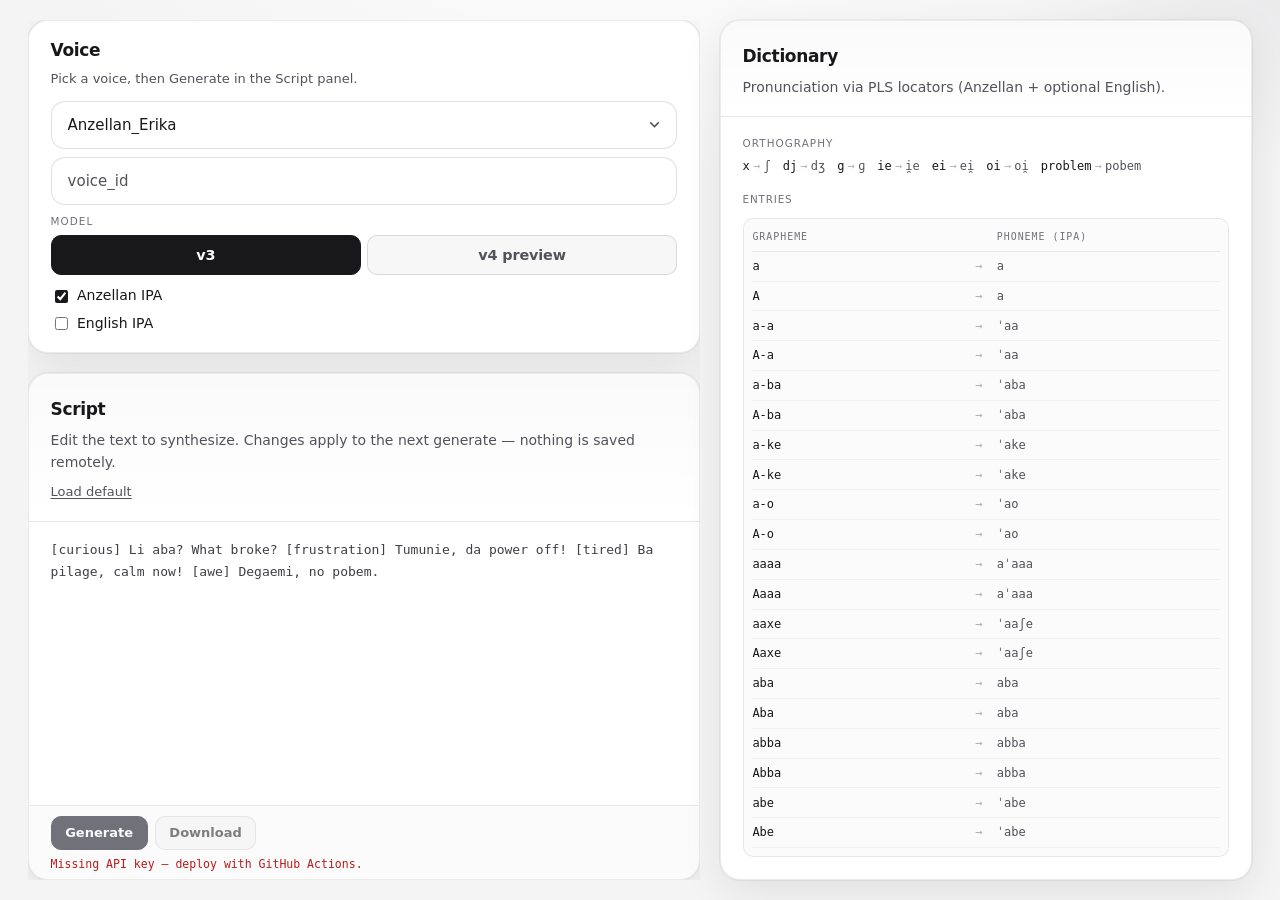
<file: docs/index.html>
<!DOCTYPE html>
<html lang="en">
<head>
  <meta charset="UTF-8" />
  <meta name="viewport" content="width=device-width, initial-scale=1" />
  <meta name="theme-color" content="#f4f4f5" />
  <title>TAIL — Voice Lab</title>
  <link rel="stylesheet" href="./styles.css" />
</head>
<body>
  <div class="app">
    <div class="grid">
      <div class="left-stack">
        <aside class="card control-card" aria-label="Voice controls">
          <div class="card-column-body">
            <section class="voice-block" aria-labelledby="voice-heading">
              <h2 id="voice-heading">Voice</h2>
              <p class="field-hint">Pick a voice, then Generate in the Script panel.</p>
              <label class="select-wrap" for="voice">
                <span class="visually-hidden">Voice</span>
                <select id="voice" class="select"></select>
              </label>
              <input type="text" id="voice-id-custom" class="voice-id-input" placeholder="voice_id" autocomplete="off" spellcheck="false" />
            </section>

            <section class="call-block" aria-label="Model and dictionary">
              <div class="field">
                <span class="label">Model</span>
                <div class="segment" role="group" aria-label="Model">
                  <button type="button" class="seg active" data-model="eleven_v3" id="model-v3">v3</button>
                  <button type="button" class="seg" data-model="eleven_v4" id="model-v4">v4 preview</button>
                </div>
              </div>

              <div class="field dict-toggles" id="use-dict-row">
                <label class="check" id="use-dict-wrap">
                  <input type="checkbox" id="use-dict" checked />
                  <span id="use-dict-label">Anzellan IPA</span>
                </label>
                <label class="check" id="use-english-ipa-wrap">
                  <input type="checkbox" id="use-english-ipa" />
                  <span id="use-english-ipa-label">English IPA</span>
                </label>
              </div>
            </section>
          </div>
        </aside>

        <main class="card prompt-card" aria-labelledby="script-heading">
          <div class="card-column-body">
            <div class="card-head">
              <h2 id="script-heading">Script</h2>
              <p class="card-lead">
                Edit the text to synthesize. Changes apply to the next generate —
                nothing is saved remotely.
              </p>
              <button type="button" id="load-default" class="btn-link">Load default</button>
            </div>
            <div class="prompt-scroll">
              <label class="visually-hidden" for="script">Script</label>
              <textarea id="script" class="prompt-body" spellcheck="false" placeholder="Enter script…"></textarea>
            </div>

            <div class="script-actions" id="script-actions">
              <div class="script-action-row">
                <button type="button" class="btn btn-compact btn-primary" id="generate">Generate</button>
                <button type="button" class="btn btn-compact btn-ghost" id="download" disabled>Download</button>
              </div>
              <p class="status" id="status" role="status"></p>
            </div>

            <div class="player script-player" id="player-wrap" hidden>
              <div class="audio-bar">
                <button type="button" class="audio-toggle" id="audio-toggle" aria-label="Play">
                  <span class="audio-toggle-icon" aria-hidden="true">▶</span>
                </button>
                <div class="audio-main">
                  <input
                    type="range"
                    class="audio-seek"
                    id="audio-seek"
                    min="0"
                    max="1000"
                    value="0"
                    step="1"
                    aria-label="Seek"
                  />
                  <div class="audio-times">
                    <span id="audio-current">0:00</span>
                    <span id="audio-duration">0:00</span>
                  </div>
                </div>
              </div>
              <audio id="player" preload="metadata"></audio>
            </div>
          </div>
        </main>
      </div>

      <aside class="card lexicon-card" aria-labelledby="lexicon-heading">
        <div class="card-column-body">
          <div class="card-head">
            <h2 id="lexicon-heading">Dictionary</h2>
            <p class="card-lead" id="lexicon-meta">Loading…</p>
          </div>
          <div class="lexicon-scroll">
            <div class="ortho-block">
              <span class="label">Orthography</span>
              <ul class="ortho-list" id="ortho-list"></ul>
            </div>

            <div class="rules-toolbar">
              <p class="rules-count" id="rules-count">Entries</p>
            </div>

            <div class="rules-scroll">
              <table class="rules-table">
                <thead>
                  <tr>
                    <th scope="col">Grapheme</th>
                    <th scope="col" class="arrow" aria-hidden="true"></th>
                    <th scope="col" id="rules-value-head">Phoneme</th>
                  </tr>
                </thead>
                <tbody id="rules-body">
                  <tr><td colspan="3" class="rules-empty">Loading…</td></tr>
                </tbody>
              </table>
            </div>
          </div>
        </div>
      </aside>
    </div>
  </div>

  <script src="./app.js" type="module"></script>
</body>
</html>
</file>
<file: docs/styles.css>
:root {
  color-scheme: light;
  --card-pad-x: 1.35rem;
  --bg: #f4f4f5;
  --bg-elevated: #ffffff;
  --surface: #ffffff;
  --surface-hover: #fafafa;
  --stroke: rgba(0, 0, 0, 0.08);
  --stroke-strong: rgba(0, 0, 0, 0.12);
  --text: #18181b;
  --muted: #52525b;
  --faint: #71717a;
  --accent: #27272a;
  --danger: #b91c1c;
  --radius-xl: 20px;
  --radius-lg: 14px;
  --radius-md: 10px;
  --shadow: 0 0 0 1px rgba(0, 0, 0, 0.05), 0 12px 40px rgba(0, 0, 0, 0.08);
  --font: system-ui, -apple-system, "Segoe UI", Roboto, sans-serif;
  --mono: ui-monospace, "SF Mono", Menlo, Consolas, monospace;
}

*,
*::before,
*::after {
  box-sizing: border-box;
}

/* Author display rules (e.g. .field { display: flex }) override the UA [hidden]
   stylesheet; keep hidden elements out of layout. */
[hidden] {
  display: none !important;
}

html {
  -webkit-text-size-adjust: 100%;
}

body {
  margin: 0;
  min-height: 100vh;
  min-height: 100dvh;
  font-family: var(--font);
  font-size: 15px;
  line-height: 1.55;
  color: var(--text);
  background-color: var(--bg);
  background-image:
    radial-gradient(ellipse 100% 70% at 50% -15%, rgba(255, 255, 255, 0.9), transparent 50%),
    radial-gradient(ellipse 55% 45% at 100% 0%, rgba(82, 82, 91, 0.06), transparent 42%);
}

.app {
  --app-pad-y: clamp(0.75rem, 2vw, 1.25rem);
  --app-pad-x: clamp(1rem, 3vw, 1.75rem);
  max-width: 1280px;
  margin: 0 auto;
  padding: var(--app-pad-y) var(--app-pad-x);
  box-sizing: border-box;
}

.grid {
  display: grid;
  grid-template-columns: minmax(0, 1.2fr) minmax(250px, 0.95fr);
  gap: clamp(0.85rem, 2vw, 1.25rem);
  align-items: stretch;
}

.left-stack {
  display: flex;
  flex-direction: column;
  gap: clamp(0.85rem, 2vw, 1.25rem);
  min-height: 0;
  min-width: 0;
}

@media (min-width: 981px) {
  /* One viewport: shared height for left stack + dictionary. */
  .app {
    height: 100vh;
    height: 100dvh;
    overflow: hidden;
    display: flex;
    flex-direction: column;
  }

  .grid {
    flex: 1 1 auto;
    min-height: 0;
    height: 100%;
  }

  .left-stack,
  .lexicon-card {
    height: 100%;
    max-height: 100%;
    min-height: 0;
    overflow: hidden;
  }

  .control-card {
    flex: 0 0 auto;
  }

  .prompt-card {
    flex: 1 1 auto;
    min-height: 0;
    overflow: hidden;
  }
}

@media (max-width: 980px) {
  .grid {
    grid-template-columns: 1fr;
  }

  /* Bound Script card height so .prompt-scroll can overflow on mobile. */
  .prompt-card {
    height: min(70vh, 560px);
    min-height: 0;
  }
}

.card {
  background: var(--surface);
  border: 1px solid var(--stroke);
  border-radius: var(--radius-xl);
  box-shadow: var(--shadow);
}

.control-card,
.prompt-card,
.lexicon-card {
  display: flex;
  flex-direction: column;
  gap: 0;
  min-height: 0;
  padding: 0;
  overflow: hidden;
}

.card-column-body {
  flex: 1 1 auto;
  min-height: 0;
  display: flex;
  flex-direction: column;
  overflow: hidden;
}

.card-head {
  padding: 1.35rem var(--card-pad-x) 1.1rem;
  border-bottom: 1px solid var(--stroke);
  background: linear-gradient(180deg, rgba(0, 0, 0, 0.02), transparent);
  flex-shrink: 0;
}

.card-head h2 {
  margin: 0 0 0.5rem;
  font-size: 1.0625rem;
  font-weight: 600;
  letter-spacing: -0.02em;
  color: var(--text);
}

.card-lead {
  margin: 0;
  font-size: 0.875rem;
  color: var(--muted);
  line-height: 1.55;
}

#lexicon-meta {
  white-space: pre-wrap;
  word-break: break-word;
}

.btn-link {
  margin-top: 0.65rem;
  padding: 0;
  border: 0;
  background: none;
  font-family: var(--font);
  font-size: 0.8125rem;
  font-weight: 500;
  color: var(--muted);
  text-decoration: underline;
  text-underline-offset: 2px;
  cursor: pointer;
}

.btn-link:hover:not(:disabled) {
  color: var(--text);
}

.btn-link:disabled {
  opacity: 0.45;
  cursor: not-allowed;
}

.lexicon-scroll {
  flex: 1;
  min-height: 0;
  overflow: hidden;
  padding: 1.1rem var(--card-pad-x) 1.35rem;
  display: flex;
  flex-direction: column;
  -webkit-overflow-scrolling: touch;
  scrollbar-color: var(--stroke-strong) transparent;
}

.prompt-scroll {
  flex: 1;
  min-height: 0;
  overflow: auto;
  padding: 1.1rem var(--card-pad-x) 1.35rem;
  -webkit-overflow-scrolling: touch;
  scrollbar-color: var(--stroke-strong) transparent;
}

.prompt-body {
  display: block;
  box-sizing: border-box;
  width: 100%;
  min-height: 100%;
  margin: 0;
  padding: 0;
  border: none;
  resize: none;
  font-family: var(--mono);
  font-size: 0.8125rem;
  line-height: 1.7;
  color: #3f3f46;
  background: transparent;
  white-space: pre-wrap;
  word-break: break-word;
}

.prompt-body:focus {
  outline: none;
}

.prompt-body:focus-visible {
  outline: 2px solid rgba(0, 0, 0, 0.25);
  outline-offset: 2px;
}

.card-model-foot {
  display: none;
}

.voice-block {
  flex-shrink: 0;
  padding: 1rem var(--card-pad-x) 0;
  margin-bottom: 0.55rem;
}

.voice-block h2 {
  margin: 0 0 0.4rem;
  font-size: 1.0625rem;
  font-weight: 600;
  letter-spacing: -0.02em;
}

.field-hint {
  margin: 0 0 0.75rem;
  font-size: 0.8125rem;
  color: var(--muted);
  line-height: 1.45;
}

.select-wrap {
  display: block;
}

.voice-id-input {
  display: block;
  width: 100%;
  min-height: 48px;
  margin-top: 0.5rem;
  font-family: var(--font);
  font-size: 0.9375rem;
  padding: 0.65rem 1rem;
  border-radius: var(--radius-lg);
  border: 1px solid var(--stroke-strong);
  background-color: var(--bg-elevated);
  color: var(--text);
  transition: border-color 0.15s ease, background-color 0.15s ease;
}

.voice-id-input::placeholder {
  color: var(--muted);
}

.voice-id-input:hover {
  border-color: rgba(0, 0, 0, 0.18);
  background-color: var(--surface-hover);
}

.voice-id-input:focus-visible {
  outline: none;
  border-color: rgba(0, 0, 0, 0.35);
  box-shadow: 0 0 0 3px rgba(0, 0, 0, 0.06);
}

.select {
  width: 100%;
  min-height: 48px;
  appearance: none;
  font-family: var(--font);
  font-size: 0.9375rem;
  padding: 0.65rem 2.5rem 0.65rem 1rem;
  border-radius: var(--radius-lg);
  border: 1px solid var(--stroke-strong);
  background-color: var(--bg-elevated);
  background-image: url("data:image/svg+xml,%3Csvg xmlns='http://www.w3.org/2000/svg' width='18' height='18' viewBox='0 0 24 24' fill='none' stroke='%2352525b' stroke-width='2'%3E%3Cpath d='M6 9l6 6 6-6'/%3E%3C/svg%3E");
  background-repeat: no-repeat;
  background-position: right 0.85rem center;
  background-size: 1.05rem;
  color: var(--text);
  cursor: pointer;
  transition: border-color 0.15s ease, background-color 0.15s ease;
}

.select:hover:not(:disabled) {
  border-color: rgba(0, 0, 0, 0.18);
  background-color: var(--surface-hover);
}

.select:focus-visible,
input[type="search"]:focus-visible {
  outline: none;
  border-color: rgba(0, 0, 0, 0.35);
  box-shadow: 0 0 0 3px rgba(0, 0, 0, 0.06);
}

.select:disabled {
  opacity: 0.5;
  cursor: not-allowed;
}

.call-block {
  display: flex;
  flex-direction: column;
  gap: 0.65rem;
  flex: 0 0 auto;
  min-height: 0;
  padding: 0 var(--card-pad-x) 1.1rem;
  overflow: hidden;
}

.call-block > .field,
.call-block > .field.row,
.call-block > .dict-toggles {
  flex-shrink: 0;
}

.dict-toggles {
  display: flex;
  flex-direction: column;
  align-items: flex-start;
  gap: 0.35rem;
}

.field {
  display: flex;
  flex-direction: column;
  gap: 0.35rem;
}

.field.row {
  flex-direction: row;
  align-items: center;
  justify-content: space-between;
  gap: 0.65rem;
  flex-wrap: wrap;
}

.label {
  font-size: 0.65rem;
  letter-spacing: 0.1em;
  text-transform: uppercase;
  color: var(--faint);
  font-weight: 500;
}

.segment {
  display: grid;
  grid-template-columns: 1fr 1fr;
  gap: 0.35rem;
}

.seg {
  appearance: none;
  border: 1px solid var(--stroke-strong);
  background: rgba(0, 0, 0, 0.03);
  color: var(--muted);
  font-family: var(--font);
  font-weight: 600;
  font-size: 0.9rem;
  letter-spacing: -0.01em;
  padding: 0.55rem 0.45rem;
  min-height: 40px;
  cursor: pointer;
  border-radius: var(--radius-md);
  transition: background 0.15s ease, color 0.15s ease, border-color 0.15s ease;
}

.seg:hover {
  border-color: rgba(0, 0, 0, 0.18);
  color: var(--text);
}

.seg.active {
  background: var(--text);
  border-color: var(--text);
  color: #fafafa;
}

.check {
  display: inline-flex;
  align-items: center;
  gap: 0.4rem;
  text-transform: none;
  letter-spacing: 0;
  font-size: 0.875rem;
  font-weight: 500;
  color: var(--text);
  cursor: pointer;
}

.check input {
  accent-color: var(--text);
}

.check.is-disabled,
.check:has(input:disabled) {
  color: var(--muted);
  cursor: default;
}

.check input:disabled {
  opacity: 0.55;
  cursor: default;
}

.inline {
  display: inline-flex;
  align-items: center;
  gap: 0.35rem;
  text-transform: none;
  letter-spacing: 0;
  font-size: 0.875rem;
  font-weight: 500;
  color: var(--muted);
}

input[type="search"] {
  border: 1px solid var(--stroke-strong);
  background: var(--bg-elevated);
  color: var(--text);
  border-radius: var(--radius-md);
  font: inherit;
  padding: 0.4rem 0.55rem;
  outline: none;
}

.hint {
  margin: 0.2rem 0 0;
  font-size: 0.78rem;
  color: var(--muted);
}

.hint:empty {
  display: none;
}

.generate-surface {
  display: none;
}

.script-actions {
  flex-shrink: 0;
  padding: 0.65rem var(--card-pad-x) 0.35rem;
  border-top: 1px solid var(--stroke);
  background: rgba(0, 0, 0, 0.015);
}

.script-action-row {
  display: flex;
  flex-wrap: wrap;
  align-items: center;
  gap: 0.45rem;
}

.script-actions .status {
  margin: 0.35rem 0 0;
  min-height: 1.1em;
  text-align: left;
}

.call-actions {
  display: flex;
  flex-wrap: wrap;
  gap: 0.55rem;
  justify-content: center;
}

.btn {
  display: inline-flex;
  align-items: center;
  justify-content: center;
  gap: 0.5rem;
  font-family: var(--font);
  font-size: 0.9375rem;
  font-weight: 600;
  padding: 0.62rem 1.35rem;
  min-height: 44px;
  border-radius: 999px;
  border: 1px solid var(--stroke-strong);
  background: rgba(0, 0, 0, 0.03);
  color: var(--text);
  cursor: pointer;
  transition: background 0.15s ease, border-color 0.15s ease, opacity 0.15s ease, transform 0.1s ease;
}

.btn-compact {
  min-height: 34px;
  padding: 0.35rem 0.85rem;
  font-size: 0.8125rem;
  border-radius: var(--radius-md);
}

.btn:active:not(:disabled) {
  transform: scale(0.98);
}

.btn:disabled {
  opacity: 0.55;
  cursor: not-allowed;
}

.btn-primary {
  background: var(--text);
  color: #fafafa;
  border-color: var(--text);
}

.btn-primary:disabled {
  opacity: 1;
  background: #71717a;
  border-color: #71717a;
  color: #fafafa;
}

.btn-primary:hover:not(:disabled) {
  filter: brightness(1.08);
}

.btn-ghost:hover:not(:disabled) {
  background: rgba(0, 0, 0, 0.06);
  border-color: rgba(0, 0, 0, 0.15);
}

.btn-icon {
  font-size: 0.5rem;
  line-height: 1;
  color: #22c55e;
  text-shadow: 0 0 12px rgba(34, 197, 94, 0.55);
}

.status {
  margin: 0.55rem 0 0;
  min-height: 0;
  font-family: var(--mono);
  font-size: 0.72rem;
  color: var(--muted);
  text-align: center;
}

.status:empty {
  display: none;
  margin: 0;
}

.status.error {
  color: var(--danger);
}

.player {
  display: grid;
  gap: 0.5rem;
  text-align: left;
}

.script-player {
  flex-shrink: 0;
  margin: 0;
  padding: 0.75rem var(--card-pad-x) 1rem;
  border-top: 1px solid var(--stroke);
  background: linear-gradient(180deg, rgba(0, 0, 0, 0.02), transparent);
}

.script-player[hidden] {
  display: none !important;
}

.audio-bar {
  display: flex;
  align-items: center;
  gap: 0.75rem;
  min-height: 52px;
  padding: 0.55rem 0.7rem;
  border: 1px solid var(--stroke-strong);
  border-radius: var(--radius-lg);
  background: #fff;
  box-shadow: 0 1px 2px rgba(0, 0, 0, 0.04);
}

.audio-toggle {
  appearance: none;
  flex: 0 0 auto;
  width: 40px;
  height: 40px;
  border-radius: 50%;
  border: 1px solid var(--text);
  background: var(--text);
  color: #fafafa;
  font-size: 0.8rem;
  line-height: 1;
  cursor: pointer;
  display: inline-flex;
  align-items: center;
  justify-content: center;
}

.audio-toggle:hover {
  filter: brightness(1.08);
}

.audio-toggle-icon {
  display: block;
  transform: translateX(1px);
}

.audio-main {
  flex: 1;
  min-width: 0;
  display: grid;
  gap: 0.3rem;
}

.audio-seek {
  -webkit-appearance: none;
  appearance: none;
  width: 100%;
  height: 6px;
  border-radius: 999px;
  background: rgba(0, 0, 0, 0.12);
  outline: none;
  cursor: pointer;
}

.audio-seek::-webkit-slider-thumb {
  -webkit-appearance: none;
  appearance: none;
  width: 14px;
  height: 14px;
  border-radius: 50%;
  background: var(--text);
  border: 2px solid #fff;
  box-shadow: 0 0 0 1px rgba(0, 0, 0, 0.2);
  cursor: pointer;
}

.audio-seek::-moz-range-thumb {
  width: 14px;
  height: 14px;
  border-radius: 50%;
  background: var(--text);
  border: 2px solid #fff;
  box-shadow: 0 0 0 1px rgba(0, 0, 0, 0.2);
  cursor: pointer;
}

.audio-times {
  display: flex;
  justify-content: space-between;
  font-family: var(--mono);
  font-size: 0.7rem;
  color: var(--muted);
}

.script-player audio {
  display: none;
}

.ortho-block {
  display: grid;
  gap: 0.35rem;
  margin-bottom: 1rem;
  flex-shrink: 0;
}

.ortho-list {
  display: flex;
  flex-wrap: wrap;
  gap: 0.3rem 0.75rem;
  margin: 0;
  padding: 0;
  list-style: none;
}

.ortho-list li {
  font-family: var(--mono);
  font-size: 0.75rem;
  color: var(--faint);
}

.ortho-list .from {
  color: var(--text);
}

.ortho-list .arrow {
  margin: 0 0.2rem;
  opacity: 0.5;
}

.ortho-list .to {
  color: var(--muted);
}

.rules-toolbar {
  display: flex;
  flex-wrap: wrap;
  align-items: center;
  gap: 0.5rem;
  margin-bottom: 0.65rem;
  flex-shrink: 0;
}

.rules-count {
  margin: 0;
  font-size: 0.65rem;
  letter-spacing: 0.08em;
  text-transform: uppercase;
  color: var(--faint);
  font-weight: 500;
}

.rules-table {
  width: 100%;
  border-collapse: collapse;
  font-family: var(--mono);
  font-size: 0.75rem;
}

.rules-table th {
  text-align: left;
  font-weight: 500;
  font-size: 0.62rem;
  letter-spacing: 0.1em;
  text-transform: uppercase;
  color: var(--faint);
  border-bottom: 1px solid var(--stroke);
  padding: 0.3rem 0.45rem 0.4rem 0;
}

.rules-table td {
  padding: 0.32rem 0.45rem 0.32rem 0;
  border-bottom: 1px solid rgba(0, 0, 0, 0.04);
  vertical-align: top;
}

.rules-table tr:last-child td {
  border-bottom: 0;
}

.rules-table .g {
  color: var(--text);
  white-space: nowrap;
}

.rules-table .arrow {
  width: 1.35rem;
  color: var(--faint);
  opacity: 0.55;
}

.rules-table .v {
  color: var(--muted);
  word-break: break-word;
}

.rules-scroll {
  flex: 1 1 auto;
  min-height: 0;
  overflow: auto;
  background: rgba(0, 0, 0, 0.015);
  border-radius: var(--radius-md);
  border: 1px solid var(--stroke);
  padding: 0.35rem 0.55rem;
  -webkit-overflow-scrolling: touch;
}

.rules-empty {
  margin: 0.5rem 0;
  font-size: 0.8rem;
  color: var(--muted);
}

code {
  font-family: var(--mono);
  font-size: 0.8em;
  padding: 0.14em 0.4em;
  border-radius: 6px;
  background: rgba(0, 0, 0, 0.05);
  border: 1px solid var(--stroke);
}

.visually-hidden {
  position: absolute;
  width: 1px;
  height: 1px;
  padding: 0;
  margin: -1px;
  overflow: hidden;
  clip: rect(0, 0, 0, 0);
  white-space: nowrap;
  border: 0;
}
</file>
